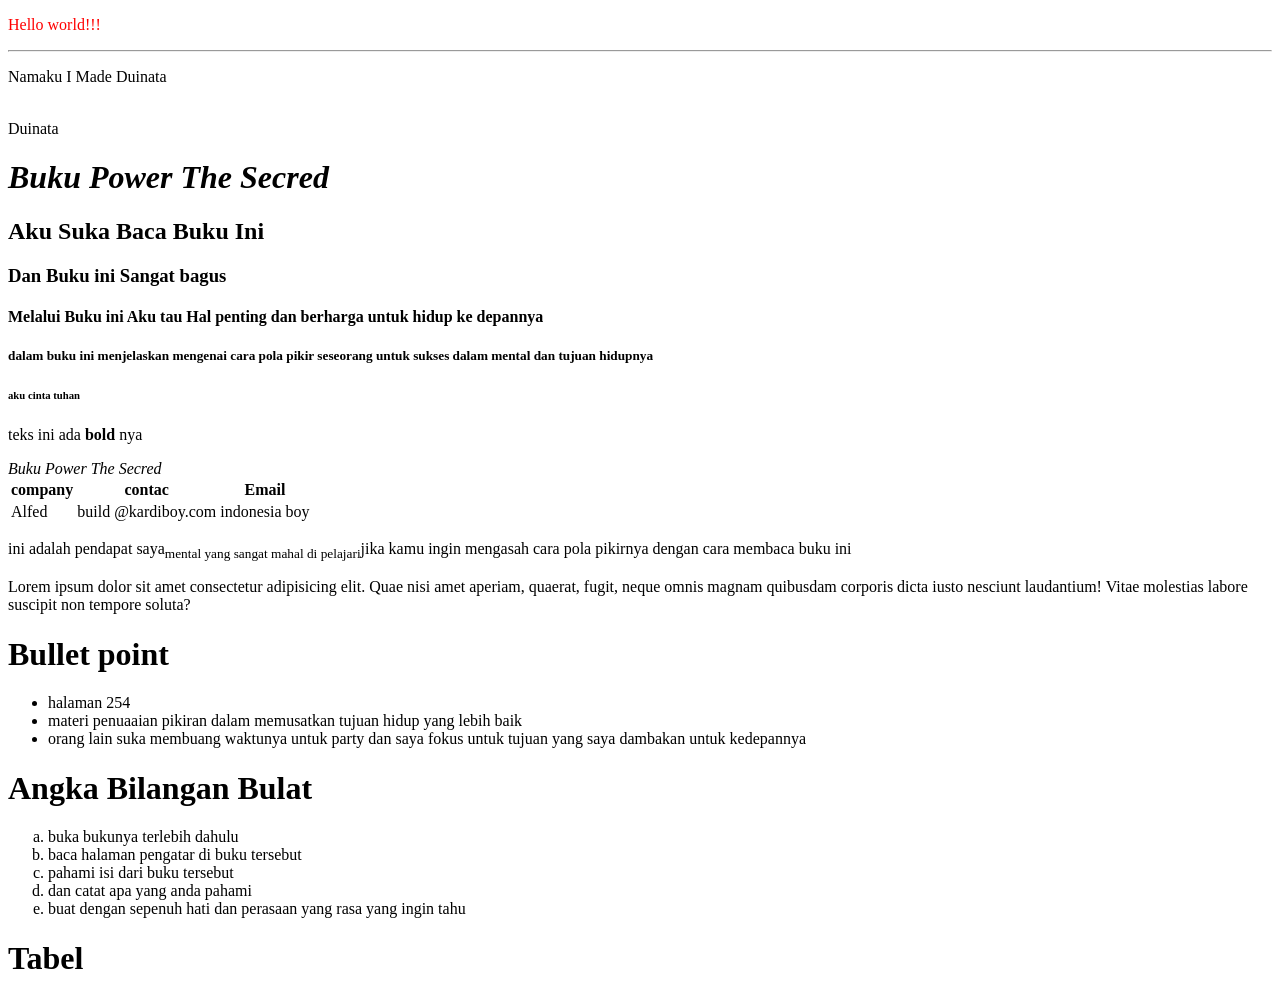
<file: latihan HTML/index.html>
<!DOCTYPE html>
<html lang="en">
<head>
    <meta charset="UTF-8">
    <meta name="viewport" content="width=device-width, initial-scale=1.0">
    <title>test code</title>
</head>
<body>
    <p style="color: red;">Hello 
    world!!!</p>
    <hr/>
    <p>Namaku I Made Duinata</p><br/>Duinata 
    <!-- Ini Komentar untuk Garis 
     ini pakai Ctrl / -->
     <h1><b><i>Buku Power The Secred</i></b></h1>
     <h2>Aku Suka Baca Buku Ini</h2>
     <h3>Dan Buku ini Sangat bagus</h3>
     <h4>Melalui Buku ini Aku tau Hal penting dan berharga untuk hidup ke depannya</h4>
     <h5>dalam buku ini menjelaskan mengenai cara pola pikir seseorang untuk sukses dalam mental dan tujuan hidupnya</h5>
     <h6>aku cinta tuhan</h6>
     <p>teks ini ada <b>bold</b> nya</p>
     <i>Buku Power The Secred</i>

     

     <table>
        <thead>
            <tr>
                <th>company </th>
                <th>contac</th>
                <th>Email</th>
            </tr>
        </thead>
        <tbody>
            <tr>
                <td>Alfed</td>
                <td>build @kardiboy.com</td>
                <td>indonesia boy</td>
            </tr>
        </tbody>
     </table>
     <p>ini adalah pendapat saya<sub>mental yang sangat mahal di pelajari</sub>jika kamu ingin mengasah cara pola pikirnya dengan cara membaca buku ini</p>
     <p>Lorem ipsum dolor sit amet consectetur adipisicing elit. Quae nisi amet aperiam, quaerat, fugit, neque omnis magnam quibusdam corporis dicta iusto nesciunt laudantium! Vitae molestias labore suscipit non tempore soluta?</p>
     <h1>Bullet point</h1>
     <ul type="disc">
        <li>halaman 254</li>
        <li>materi penuaaian pikiran dalam memusatkan tujuan hidup yang lebih baik</li>
        <li>orang lain suka membuang waktunya untuk party dan saya fokus untuk tujuan yang saya dambakan untuk kedepannya</li>
     </ul>
     <h1> Angka Bilangan Bulat</h1>
     <ol type="a">
        <li>buka bukunya terlebih dahulu</li>
        <li>baca halaman pengatar di buku tersebut</li>
        <li>pahami isi dari buku tersebut</li>
        <li>dan catat apa yang anda pahami</li>
        <li>buat dengan sepenuh hati dan perasaan yang rasa yang ingin tahu </li>
     </ol>
</body>
<h1>Tabel
    
</h1>
</html>
</file>
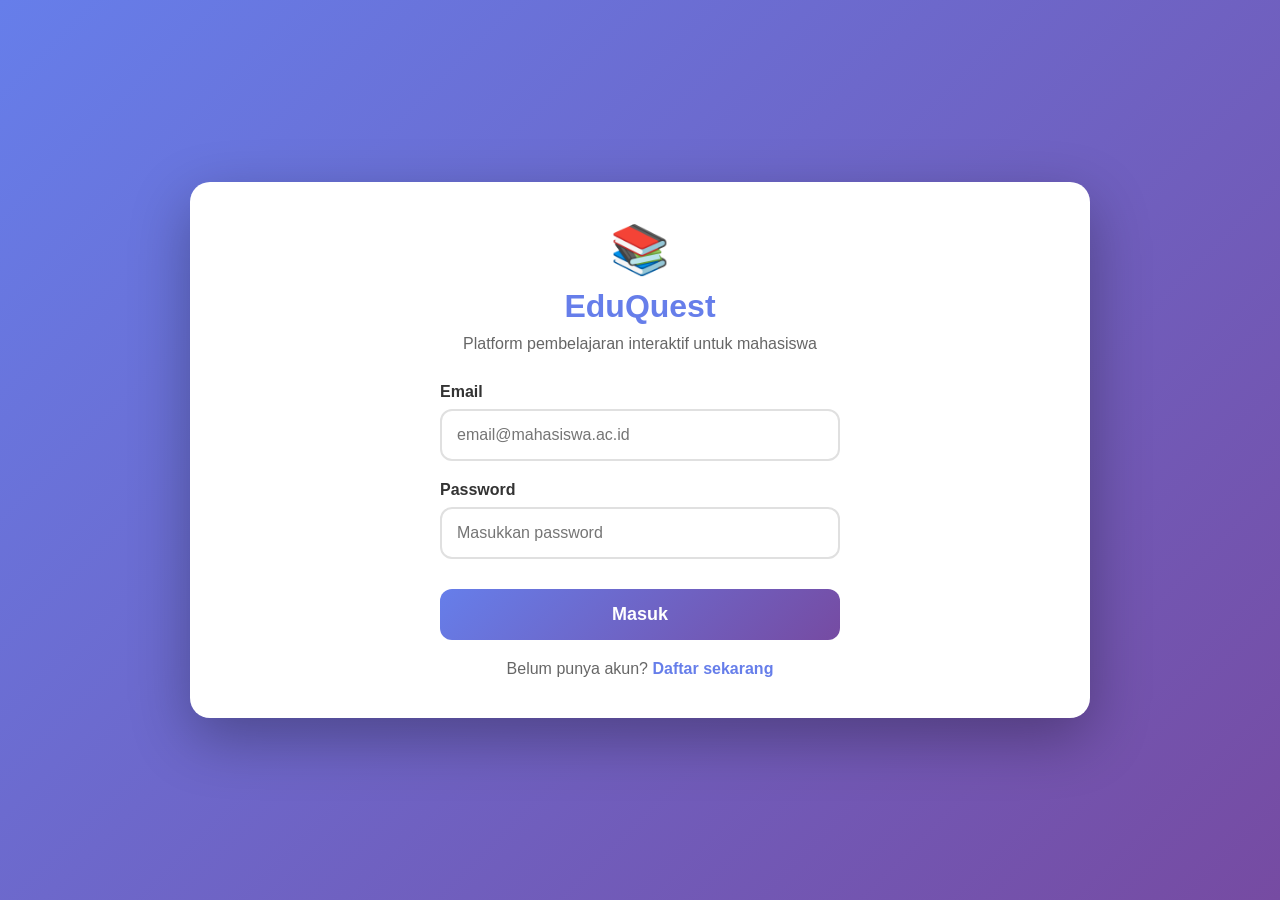
<file: tool_website_/tool index.html>
<!DOCTYPE html>
<html lang="id">
<head>
    <meta charset="UTF-8">
    <meta name="viewport" content="width=device-width, initial-scale=1.0">
    <title>EduQuest - Belajar Jadi Menyenangkan</title>
    <style>
        * {
            margin: 0;
            padding: 0;
            box-sizing: border-box;
        }

        body {
            font-family: 'Segoe UI', Tahoma, Geneva, Verdana, sans-serif;
            background: linear-gradient(135deg, #667eea 0%, #764ba2 100%);
            min-height: 100vh;
            display: flex;
            justify-content: center;
            align-items: center;
        }

        .container {
            background: white;
            border-radius: 20px;
            box-shadow: 0 20px 60px rgba(0,0,0,0.3);
            width: 90%;
            max-width: 900px;
            overflow: hidden;
            animation: slideUp 0.5s ease;
        }

        @keyframes slideUp {
            from {
                opacity: 0;
                transform: translateY(30px);
            }
            to {
                opacity: 1;
                transform: translateY(0);
            }
        }

        .page {
            display: none;
            padding: 40px;
        }

        .page.active {
            display: block;
        }

        /* Login & Register Page */
        .auth-container {
            text-align: center;
            max-width: 400px;
            margin: 0 auto;
        }

        .logo {
            font-size: 48px;
            margin-bottom: 10px;
        }

        h1 {
            color: #667eea;
            margin-bottom: 10px;
            font-size: 32px;
        }

        .subtitle {
            color: #666;
            margin-bottom: 30px;
        }

        .input-group {
            margin-bottom: 20px;
            text-align: left;
        }

        label {
            display: block;
            color: #333;
            margin-bottom: 8px;
            font-weight: 600;
        }

        input {
            width: 100%;
            padding: 15px;
            border: 2px solid #e0e0e0;
            border-radius: 12px;
            font-size: 16px;
            transition: all 0.3s;
        }

        input:focus {
            outline: none;
            border-color: #667eea;
            box-shadow: 0 0 0 3px rgba(102, 126, 234, 0.1);
        }

        .btn {
            width: 100%;
            padding: 15px;
            background: linear-gradient(135deg, #667eea 0%, #764ba2 100%);
            color: white;
            border: none;
            border-radius: 12px;
            font-size: 18px;
            font-weight: 600;
            cursor: pointer;
            transition: transform 0.2s, box-shadow 0.2s;
            margin-top: 10px;
        }

        .btn:hover {
            transform: translateY(-2px);
            box-shadow: 0 10px 20px rgba(102, 126, 234, 0.3);
        }

        .btn:active {
            transform: translateY(0);
        }

        .btn-secondary {
            background: white;
            color: #667eea;
            border: 2px solid #667eea;
        }

        .link {
            color: #667eea;
            text-decoration: none;
            font-weight: 600;
            cursor: pointer;
        }

        .link:hover {
            text-decoration: underline;
        }

        /* Dashboard */
        .dashboard-header {
            background: linear-gradient(135deg, #667eea 0%, #764ba2 100%);
            color: white;
            padding: 30px;
            margin: -40px -40px 30px -40px;
            border-radius: 20px 20px 0 0;
        }

        .user-info {
            display: flex;
            align-items: center;
            gap: 20px;
            margin-bottom: 20px;
        }

        .avatar {
            width: 70px;
            height: 70px;
            background: white;
            border-radius: 50%;
            display: flex;
            align-items: center;
            justify-content: center;
            font-size: 32px;
        }

        .user-details h2 {
            margin-bottom: 5px;
        }

        .stats {
            display: grid;
            grid-template-columns: repeat(3, 1fr);
            gap: 15px;
            margin-top: 20px;
        }

        .stat-card {
            background: rgba(255,255,255,0.2);
            padding: 15px;
            border-radius: 12px;
            text-align: center;
        }

        .stat-value {
            font-size: 32px;
            font-weight: bold;
            margin-bottom: 5px;
        }

        .stat-label {
            font-size: 14px;
            opacity: 0.9;
        }

        .lessons-grid {
            display: grid;
            grid-template-columns: repeat(auto-fill, minmax(250px, 1fr));
            gap: 20px;
            margin-top: 20px;
        }

        .lesson-card {
            background: #f8f9fa;
            padding: 25px;
            border-radius: 15px;
            cursor: pointer;
            transition: all 0.3s;
            border: 3px solid transparent;
        }

        .lesson-card:hover {
            transform: translateY(-5px);
            box-shadow: 0 10px 25px rgba(0,0,0,0.1);
            border-color: #667eea;
        }

        .lesson-icon {
            font-size: 48px;
            margin-bottom: 15px;
        }

        .lesson-title {
            font-size: 20px;
            font-weight: 600;
            color: #333;
            margin-bottom: 8px;
        }

        .lesson-progress {
            background: #e0e0e0;
            height: 8px;
            border-radius: 4px;
            overflow: hidden;
            margin-top: 10px;
        }

        .lesson-progress-bar {
            background: linear-gradient(90deg, #667eea 0%, #764ba2 100%);
            height: 100%;
            border-radius: 4px;
            transition: width 0.5s;
        }

        /* Quiz Page */
        .quiz-header {
            display: flex;
            justify-content: space-between;
            align-items: center;
            margin-bottom: 30px;
        }

        .progress-bar {
            flex: 1;
            height: 12px;
            background: #e0e0e0;
            border-radius: 6px;
            overflow: hidden;
            margin: 0 20px;
        }

        .progress-fill {
            height: 100%;
            background: linear-gradient(90deg, #667eea 0%, #764ba2 100%);
            transition: width 0.3s;
        }

        .question-card {
            background: #f8f9fa;
            padding: 30px;
            border-radius: 15px;
            margin-bottom: 25px;
        }

        .question-text {
            font-size: 24px;
            color: #333;
            margin-bottom: 25px;
            font-weight: 600;
        }

        .options {
            display: grid;
            gap: 15px;
        }

        .option {
            padding: 20px;
            background: white;
            border: 3px solid #e0e0e0;
            border-radius: 12px;
            cursor: pointer;
            transition: all 0.3s;
            font-size: 18px;
        }

        .option:hover {
            border-color: #667eea;
            transform: translateX(5px);
        }

        .option.selected {
            border-color: #667eea;
            background: #f0f4ff;
        }

        .option.correct {
            border-color: #4caf50;
            background: #e8f5e9;
            animation: correctPulse 0.5s;
        }

        .option.incorrect {
            border-color: #f44336;
            background: #ffebee;
            animation: shake 0.5s;
        }

        @keyframes correctPulse {
            0%, 100% { transform: scale(1); }
            50% { transform: scale(1.05); }
        }

        @keyframes shake {
            0%, 100% { transform: translateX(0); }
            25% { transform: translateX(-10px); }
            75% { transform: translateX(10px); }
        }

        .feedback {
            padding: 20px;
            border-radius: 12px;
            margin-top: 20px;
            font-size: 18px;
            font-weight: 600;
            text-align: center;
            display: none;
        }

        .feedback.correct {
            background: #e8f5e9;
            color: #4caf50;
            display: block;
        }

        .feedback.incorrect {
            background: #ffebee;
            color: #f44336;
            display: block;
        }

        .btn-next {
            width: 100%;
            margin-top: 20px;
            display: none;
        }

        .btn-next.show {
            display: block;
        }

        /* Results Page */
        .results-container {
            text-align: center;
        }

        .trophy {
            font-size: 120px;
            margin-bottom: 20px;
            animation: bounce 1s infinite;
        }

        @keyframes bounce {
            0%, 100% { transform: translateY(0); }
            50% { transform: translateY(-20px); }
        }

        .results-title {
            font-size: 36px;
            color: #333;
            margin-bottom: 10px;
        }

        .results-subtitle {
            font-size: 20px;
            color: #666;
            margin-bottom: 30px;
        }

        .results-stats {
            display: grid;
            grid-template-columns: repeat(2, 1fr);
            gap: 20px;
            margin: 30px 0;
        }

        .result-stat {
            background: #f8f9fa;
            padding: 25px;
            border-radius: 15px;
        }

        .result-stat-value {
            font-size: 48px;
            font-weight: bold;
            color: #667eea;
            margin-bottom: 5px;
        }

        .result-stat-label {
            color: #666;
            font-size: 16px;
        }

        .btn-group {
            display: grid;
            gap: 15px;
            margin-top: 30px;
        }

        .logout-btn {
            position: absolute;
            top: 20px;
            right: 20px;
            background: rgba(255,255,255,0.2);
            color: white;
            border: 2px solid white;
            padding: 10px 20px;
            border-radius: 8px;
            cursor: pointer;
            font-weight: 600;
            transition: all 0.3s;
        }

        .logout-btn:hover {
            background: white;
            color: #667eea;
        }

        @media (max-width: 768px) {
            .container {
                width: 95%;
            }
            
            .page {
                padding: 20px;
            }
            
            .stats {
                grid-template-columns: 1fr;
            }
            
            .lessons-grid {
                grid-template-columns: 1fr;
            }
        }
    </style>
</head>
<body>
    <div class="container">
        <!-- Login Page -->
        <div id="loginPage" class="page active">
            <div class="auth-container">
                <div class="logo">📚</div>
                <h1>EduQuest</h1>
                <p class="subtitle">Platform pembelajaran interaktif untuk mahasiswa</p>
                
                <div class="input-group">
                    <label for="loginEmail">Email</label>
                    <input type="email" id="loginEmail" placeholder="email@mahasiswa.ac.id">
                </div>
                
                <div class="input-group">
                    <label for="loginPassword">Password</label>
                    <input type="password" id="loginPassword" placeholder="Masukkan password">
                </div>
                
                <button class="btn" onclick="login()">Masuk</button>
                
                <p style="margin-top: 20px; color: #666;">
                    Belum punya akun? <span class="link" onclick="showPage('registerPage')">Daftar sekarang</span>
                </p>
            </div>
        </div>

        <!-- Register Page -->
        <div id="registerPage" class="page">
            <div class="auth-container">
                <div class="logo">📚</div>
                <h1>Daftar Akun</h1>
                <p class="subtitle">Mulai perjalanan belajarmu!</p>
                
                <div class="input-group">
                    <label for="registerName">Nama Lengkap</label>
                    <input type="text" id="registerName" placeholder="Masukkan nama lengkap">
                </div>
                
                <div class="input-group">
                    <label for="registerEmail">Email</label>
                    <input type="email" id="registerEmail" placeholder="email@mahasiswa.ac.id">
                </div>
                
                <div class="input-group">
                    <label for="registerPassword">Password</label>
                    <input type="password" id="registerPassword" placeholder="Minimal 6 karakter">
                </div>
                
                <button class="btn" onclick="register()">Daftar</button>
                
                <p style="margin-top: 20px; color: #666;">
                    Sudah punya akun? <span class="link" onclick="showPage('loginPage')">Masuk di sini</span>
                </p>
            </div>
        </div>

        <!-- Dashboard -->
        <div id="dashboardPage" class="page">
            <div class="dashboard-header">
                <button class="logout-btn" onclick="logout()">Keluar</button>
                
                <div class="user-info">
                    <div class="avatar">👤</div>
                    <div class="user-details">
                        <h2 id="userName">Mahasiswa</h2>
                        <p>Terus belajar dan raih prestasi!</p>
                    </div>
                </div>
                
                <div class="stats">
                    <div class="stat-card">
                        <div class="stat-value" id="userXP">0</div>
                        <div class="stat-label">🔥 XP Points</div>
                    </div>
                    <div class="stat-card">
                        <div class="stat-value" id="userStreak">0</div>
                        <div class="stat-label">⚡ Hari Streak</div>
                    </div>
                    <div class="stat-card">
                        <div class="stat-value" id="userLevel">1</div>
                        <div class="stat-label">⭐ Level</div>
                    </div>
                </div>
            </div>
            
            <h2 style="margin-bottom: 15px; color: #333;">Pilih Mata Kuliah</h2>
            
            <div class="lessons-grid">
                <div class="lesson-card" onclick="startQuiz('matematika')">
                    <div class="lesson-icon">🔢</div>
                    <div class="lesson-title">Matematika</div>
                    <p style="color: #666;">Kalkulus & Aljabar Linear</p>
                    <div class="lesson-progress">
                        <div class="lesson-progress-bar" id="progress-matematika" style="width: 0%"></div>
                    </div>
                </div>
                
                <div class="lesson-card" onclick="startQuiz('fisika')">
                    <div class="lesson-icon">⚛️</div>
                    <div class="lesson-title">Fisika</div>
                    <p style="color: #666;">Mekanika & Termodinamika</p>
                    <div class="lesson-progress">
                        <div class="lesson-progress-bar" id="progress-fisika" style="width: 0%"></div>
                    </div>
                </div>
                
                <div class="lesson-card" onclick="startQuiz('pemrograman')">
                    <div class="lesson-icon">💻</div>
                    <div class="lesson-title">Pemrograman</div>
                    <p style="color: #666;">Algoritma & Struktur Data</p>
                    <div class="lesson-progress">
                        <div class="lesson-progress-bar" id="progress-pemrograman" style="width: 0%"></div>
                    </div>
                </div>
                
                <div class="lesson-card" onclick="startQuiz('bahasa')">
                    <div class="lesson-icon">🌍</div>
                    <div class="lesson-title">Bahasa Inggris</div>
                    <p style="color: #666;">Grammar & Vocabulary</p>
                    <div class="lesson-progress">
                        <div class="lesson-progress-bar" id="progress-bahasa" style="width: 0%"></div>
                    </div>
                </div>
            </div>
        </div>

        <!-- Quiz Page -->
        <div id="quizPage" class="page">
            <div class="quiz-header">
                <button class="btn-secondary" style="width: auto; padding: 10px 20px;" onclick="showPage('dashboardPage')">← Kembali</button>
                <div class="progress-bar">
                    <div class="progress-fill" id="quizProgress"></div>
                </div>
                <div style="font-weight: 600; color: #667eea;" id="questionCounter">1/5</div>
            </div>
            
            <div class="question-card">
                <div class="question-text" id="questionText"></div>
                <div class="options" id="optionsContainer"></div>
            </div>
            
            <div class="feedback" id="feedback"></div>
            
            <button class="btn btn-next" id="btnNext" onclick="nextQuestion()">Lanjut →</button>
        </div>

        <!-- Results Page -->
        <div id="resultsPage" class="page">
            <div class="results-container">
                <div class="trophy" id="resultEmoji">🏆</div>
                <h1 class="results-title" id="resultTitle">Luar Biasa!</h1>
                <p class="results-subtitle" id="resultSubtitle">Kamu telah menyelesaikan kuis!</p>
                
                <div class="results-stats">
                    <div class="result-stat">
                        <div class="result-stat-value" id="correctAnswers">0</div>
                        <div class="result-stat-label">Jawaban Benar</div>
                    </div>
                    <div class="result-stat">
                        <div class="result-stat-value" id="earnedXP">+0</div>
                        <div class="result-stat-label">XP Didapat</div>
                    </div>
                </div>
                
                <div class="btn-group">
                    <button class="btn" onclick="retryQuiz()">🔄 Coba Lagi</button>
                    <button class="btn btn-secondary" onclick="showPage('dashboardPage')">← Kembali ke Dashboard</button>
                </div>
            </div>
        </div>
    </div>

    <script>
        // Data Bank Soal
        const questionBank = {
            matematika: [
                {
                    question: "Turunan dari f(x) = 3x² + 2x - 5 adalah?",
                    options: ["6x + 2", "6x - 2", "3x + 2", "6x² + 2x"],
                    correct: 0
                },
                {
                    question: "Integral dari ∫2x dx adalah?",
                    options: ["x²", "x² + C", "2x²", "2x² + C"],
                    correct: 1
                },
                {
                    question: "Hasil dari limit x→0 (sin x)/x adalah?",
                    options: ["0", "1", "∞", "Tidak ada"],
                    correct: 1
                },
                {
                    question: "Matriks identitas 2x2 adalah?",
                    options: ["[[1,0],[0,1]]", "[[0,1],[1,0]]", "[[1,1],[1,1]]", "[[0,0],[0,0]]"],
                    correct: 0
                },
                {
                    question: "Determinan matriks [[2,3],[1,4]] adalah?",
                    options: ["5", "8", "11", "14"],
                    correct: 0
                }
            ],
            fisika: [
                {
                    question: "Hukum Newton I menyatakan bahwa?",
                    options: [
                        "F = ma",
                        "Benda diam akan tetap diam kecuali ada gaya",
                        "Aksi = Reaksi",
                        "E = mc²"
                    ],
                    correct: 1
                },
                {
                    question: "Satuan energi dalam SI adalah?",
                    options: ["Watt", "Joule", "Newton", "Pascal"],
                    correct: 1
                },
                {
                    question: "Rumus usaha (W) adalah?",
                    options: ["W = F × s", "W = m × a", "W = P × t", "W = E/t"],
                    correct: 0
                },
                {
                    question: "Hukum Termodinamika I menyatakan?",
                    options: [
                        "Energi tidak dapat diciptakan atau dimusnahkan",
                        "Entropi selalu meningkat",
                        "Suhu absolut nol tidak dapat dicapai",
                        "Semua jawaban benar"
                    ],
                    correct: 0
                },
                {
                    question: "Kecepatan cahaya di vakum adalah?",
                    options: ["3 × 10⁶ m/s", "3 × 10⁸ m/s", "3 × 10¹⁰ m/s", "3 × 10¹² m/s"],
                    correct: 1
                }
            ],
            pemrograman: [
                {
                    question: "Kompleksitas waktu Binary Search adalah?",
                    options: ["O(n)", "O(log n)", "O(n²)", "O(1)"],
                    correct: 1
                },
                {
                    question: "Struktur data Stack menggunakan prinsip?",
                    options: ["FIFO", "LIFO", "Random Access", "Priority"],
                    correct: 1
                },
                {
                    question: "Apa output dari: print(5 // 2)?",
                    options: ["2.5", "2", "3", "Error"],
                    correct: 1
                },
                {
                    question: "Algoritma Bubble Sort termasuk kategori?",
                    options: ["Divide and Conquer", "Greedy", "Sorting", "Dynamic Programming"],
                    correct: 2
                },
                {
                    question: "Linked List adalah contoh struktur data?",
                    options: ["Linear", "Non-linear", "Tree", "Graph"],
                    correct: 0
                }
            ],
            bahasa: [
                {
                    question: "What is the past tense of 'go'?",
                    options: ["Goed", "Went", "Gone", "Going"],
                    correct: 1
                },
                {
                    question: "Choose the correct sentence:",
                    options: [
                        "She don't like coffee",
                        "She doesn't likes coffee",
                        "She doesn't like coffee",
                        "She not like coffee"
                    ],
                    correct: 2
                },
                {
                    question: "A synonym for 'happy' is:",
                    options: ["Sad", "Joyful", "Angry", "Tired"],
                    correct: 1
                },
                {
                    question: "Which is a modal verb?",
                    options: ["Run", "Should", "Beautiful", "Quickly"],
                    correct: 1
                },
                {
                    question: "'They have been studying' is in which tense?",
                    options: ["Present Simple", "Present Perfect", "Present Perfect Continuous", "Past Continuous"],
                    correct: 2
                }
            ]
        };

        // State Management
        let currentUser = null;
        let currentSubject = null;
        let currentQuestions = [];
        let currentQuestionIndex = 0;
        let correctCount = 0;
        let selectedAnswer = null;

        // Initialize
        window.onload = function() {
            checkAuth();
        };

        function checkAuth() {
            const user = localStorage.getItem('currentUser');
            if (user) {
                currentUser = JSON.parse(user);
                showPage('dashboardPage');
                updateDashboard();
            }
        }

        // Authentication Functions
        function register() {
            const name = document.getElementById('registerName').value;
            const email = document.getElementById('registerEmail').value;
            const password = document.getElementById('registerPassword').value;

            if (!name || !email || !password) {
                alert('Mohon lengkapi semua field!');
                return;
            }

            if (password.length < 6) {
                alert('Password minimal 6 karakter!');
                return;
            }

            const users = JSON.parse(localStorage.getItem('users') || '{}');
            
            if (users[email]) {
                alert('Email sudah terdaftar!');
                return;
            }

            users[email] = {
                name: name,
                email: email,
                password: password,
                xp: 0,
                streak: 0,
                level: 1,
                lastLogin: new Date().toDateString(),
                progress: {
                    matematika: 0,
                    fisika: 0,
                    pemrograman: 0,
                    bahasa: 0
                }
            };

            localStorage.setItem('users', JSON.stringify(users));
            alert('Pendaftaran berhasil! Silakan login.');
            showPage('loginPage');
        }

        function login() {
            const email = document.getElementById('loginEmail').value;
            const password = document.getElementById('loginPassword').value;

            if (!email || !password) {
                alert('Mohon lengkapi email dan password!');
                return;
            }

            const users = JSON.parse(localStorage.getItem('users') || '{}');
            const user = users[email];

            if (!user || user.password !== password) {
                alert('Email atau password salah!');
                return;
            }

            // Update streak
            const today = new Date().toDateString();
            const lastLogin = user.lastLogin;
            
            if (lastLogin !== today) {
                const lastDate = new Date(lastLogin);
                const currentDate = new Date(today);
                const diffTime = Math.abs(currentDate - lastDate);
                const diffDays = Math.ceil(diffTime / (1000 * 60 * 60 * 24));
                
                if (diffDays === 1) {
                    user.streak += 1;
                } else if (diffDays > 1) {
                    user.streak = 1;
                }
                
                user.lastLogin = today;
                users[email] = user;
                localStorage.setItem('users', JSON.stringify(users));
            }

            currentUser = user;
            localStorage.setItem('currentUser', JSON.stringify(user));
            showPage('dashboardPage');
            updateDashboard();
        }

        function logout() {
            localStorage.removeItem('currentUser');
            currentUser = null;
            showPage('loginPage');
            
            // Clear login inputs
            document.getElementById('loginEmail').value = '';
            document.getElementById('loginPassword').value = '';
        }

        // Page Navigation
        function showPage(pageId) {
            document.querySelectorAll('.page').forEach(page => {
                page.classList.remove('active');
            });
            document.getElementById(pageId).classList.add('active');
        }

        // Dashboard Functions
        function updateDashboard() {
            if (!currentUser) return;

            document.getElementById('userName').textContent = currentUser.name;
            document.getElementById('userXP').textContent = currentUser.xp;
            document.getElementById('userStreak').textContent = currentUser.streak;
            document.getElementById('userLevel').textContent = currentUser.level;

            // Update progress bars
            for (let subject in currentUser.progress) {
                const progressBar = document.getElementById(`progress-${subject}`);
                if (progressBar) {
                    progressBar.style.width = currentUser.progress[subject] + '%';
                }
            }
        }

        // Quiz Functions
        function startQuiz(subject) {
            currentSubject = subject;
            currentQuestions = [...questionBank[subject]].sort(() => Math.random() - 0.5);
            currentQuestionIndex = 0;
            correctCount = 0;
            
            showPage('quizPage');
            loadQuestion();
        }

        function loadQuestion() {
            if (currentQuestionIndex >= currentQuestions.length) {
                showResults();
                return;
            }

            const question = currentQuestions[currentQuestionIndex];
            selectedAnswer = null;

            document.getElementById('questionText').textContent = question.question;
            document.getElementById('questionCounter').textContent = `${currentQuestionIndex + 1}/${currentQuestions.length}`;
            
            const progress = ((currentQuestionIndex) / currentQuestions.length) * 100;
            document.getElementById('quizProgress').style.width = progress + '%';

            const optionsContainer = document.getElementById('optionsContainer');
            optionsContainer.innerHTML = '';

            question.options.forEach((option, index) => {
                const optionDiv = document.createElement('div');
                optionDiv.className = 'option';
                optionDiv.textContent = option;
                optionDiv.onclick = () => selectAnswer(index);
                optionsContainer.appendChild(optionDiv);
            });

            document.getElementById('feedback').style.display = 'none';
            document.getElementById('feedback').className = 'feedback';
            document.getElementById('btnNext').classList.remove('show');
        }

        function selectAnswer(index) {
            if (selectedAnswer !== null) return; // Sudah dijawab

            selectedAnswer = index;
            const question = currentQuestions[currentQuestionIndex];
            const options = document.querySelectorAll('.option');
            
            options[index].classList.add('selected');

            // Disable semua opsi
            options.forEach(opt => opt.style.pointerEvents = 'none');

            setTimeout(() => {
                if (index === question.correct) {
                    options[index].classList.add('correct');
                    document.getElementById('feedback').textContent = '🎉 Benar! +10 XP';
                    document.getElementById('feedback').classList.add('correct');
                    correctCount++;
                    updateUserXP(10);
                } else {
                    options[index].classList.add('incorrect');
                    options[question.correct].classList.add('correct');
                    document.getElementById('feedback').textContent = '❌ Salah! Jawaban yang benar adalah: ' + question.options[question.correct];
                    document.getElementById('feedback').classList.add('incorrect');
                }
                
                document.getElementById('btnNext').classList.add('show');
            }, 300);
        }

        function nextQuestion() {
            currentQuestionIndex++;
            loadQuestion();
        }

        function updateUserXP(xp) {
            if (!currentUser) return;

            currentUser.xp += xp;
            currentUser.level = Math.floor(currentUser.xp / 100) + 1;

            // Update progress
            const progressPercentage = Math.min(((currentQuestionIndex + 1) / currentQuestions.length) * 100, 100);
            currentUser.progress[currentSubject] = Math.max(currentUser.progress[currentSubject], progressPercentage);

            // Save to localStorage
            const users = JSON.parse(localStorage.getItem('users') || '{}');
            users[currentUser.email] = currentUser;
            localStorage.setItem('users', JSON.stringify(users));
            localStorage.setItem('currentUser', JSON.stringify(currentUser));
        }

        function showResults() {
            const totalQuestions = currentQuestions.length;
            const score = (correctCount / totalQuestions) * 100;
            const earnedXP = correctCount * 10;

            document.getElementById('correctAnswers').textContent = `${correctCount}/${totalQuestions}`;
            document.getElementById('earnedXP').textContent = `+${earnedXP}`;

            if (score >= 80) {
                document.getElementById('resultEmoji').textContent = '🏆';
                document.getElementById('resultTitle').textContent = 'Sempurna!';
                document.getElementById('resultSubtitle').textContent = 'Pemahaman materi sangat baik!';
            } else if (score >= 60) {
                document.getElementById('resultEmoji').textContent = '🎉';
                document.getElementById('resultTitle').textContent = 'Bagus!';
                document.getElementById('resultSubtitle').textContent = 'Terus tingkatkan!';
            } else {
                document.getElementById('resultEmoji').textContent = '💪';
                document.getElementById('resultTitle').textContent = 'Tetap Semangat!';
                document.getElementById('resultSubtitle').textContent = 'Coba lagi untuk hasil lebih baik!';
            }

            showPage('resultsPage');
            updateDashboard();
        }

        function retryQuiz() {
            startQuiz(currentSubject);
        }
    </script>
</body>
</html>
</file>
